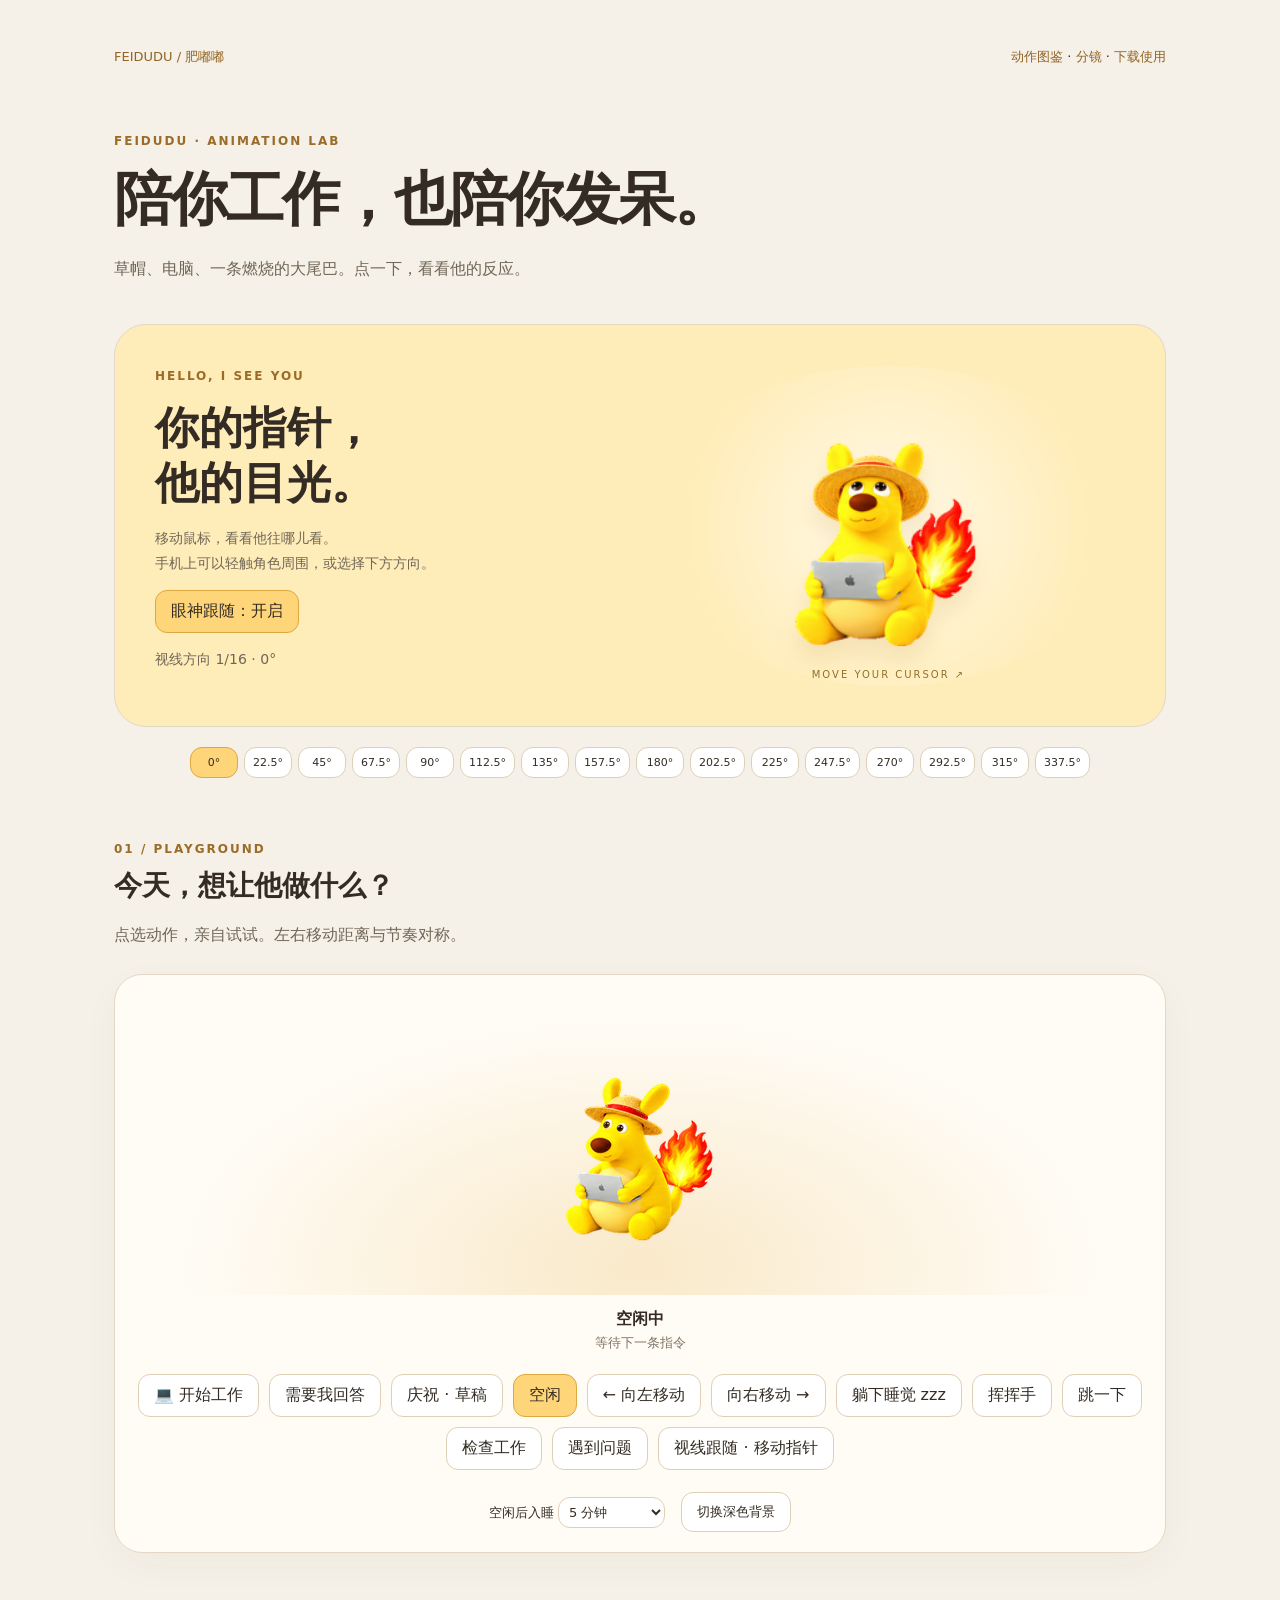
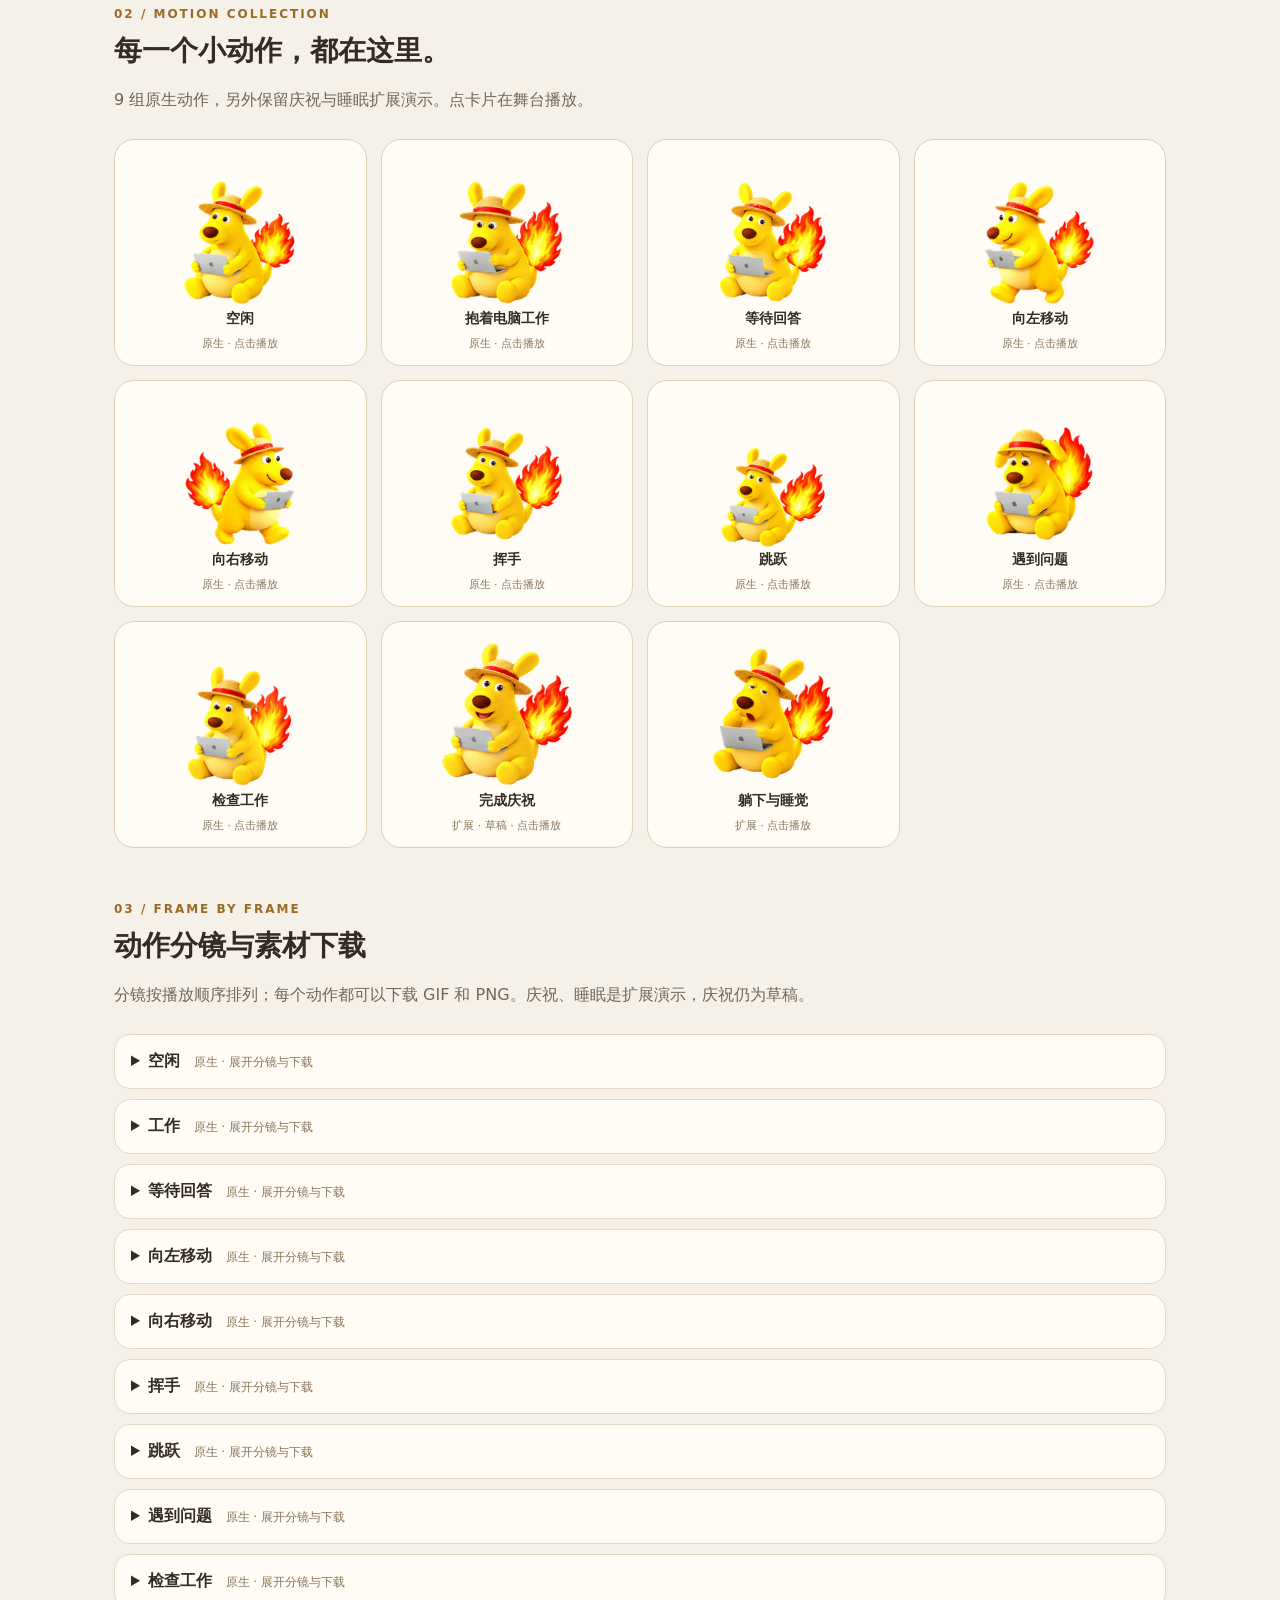
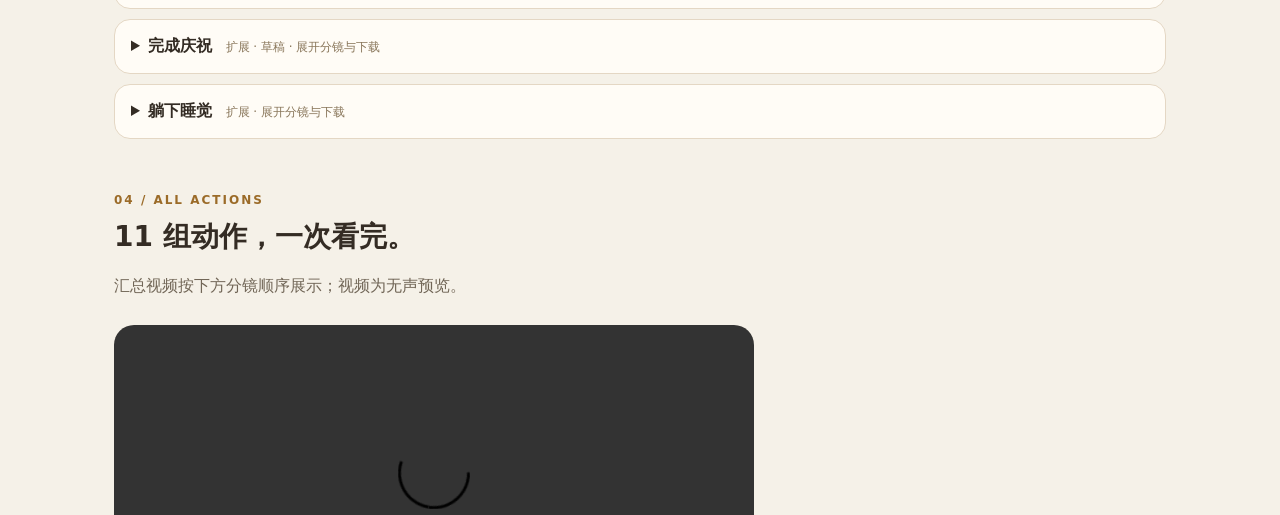
<file: index.html>
<!doctype html><html lang="zh-CN"><head><meta charset="utf-8"><meta name="viewport" content="width=device-width,initial-scale=1"><meta http-equiv="refresh" content="0; url=docs/index.html"><title>肥嘟嘟 · 展示页</title></head><body><p><a href="docs/index.html">打开肥嘟嘟展示页 / Open the showcase</a></p></body></html>
</file>
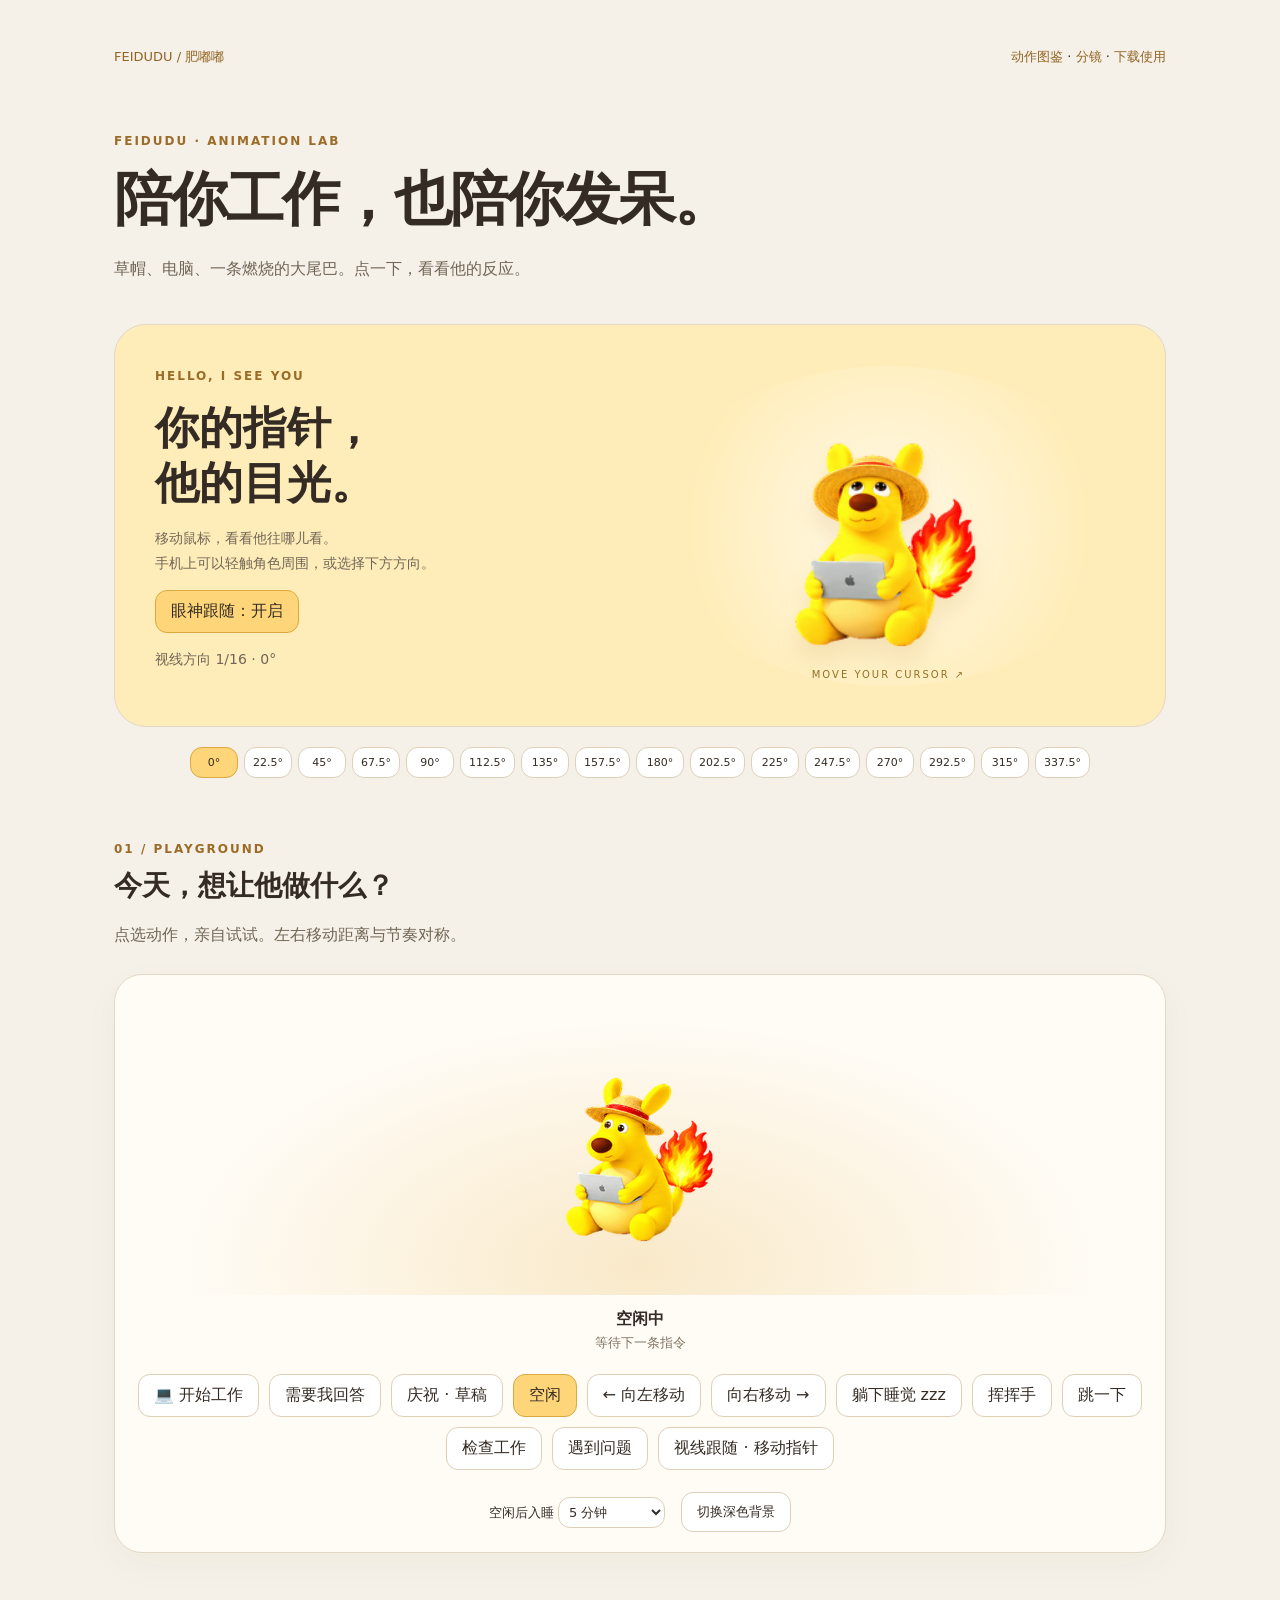
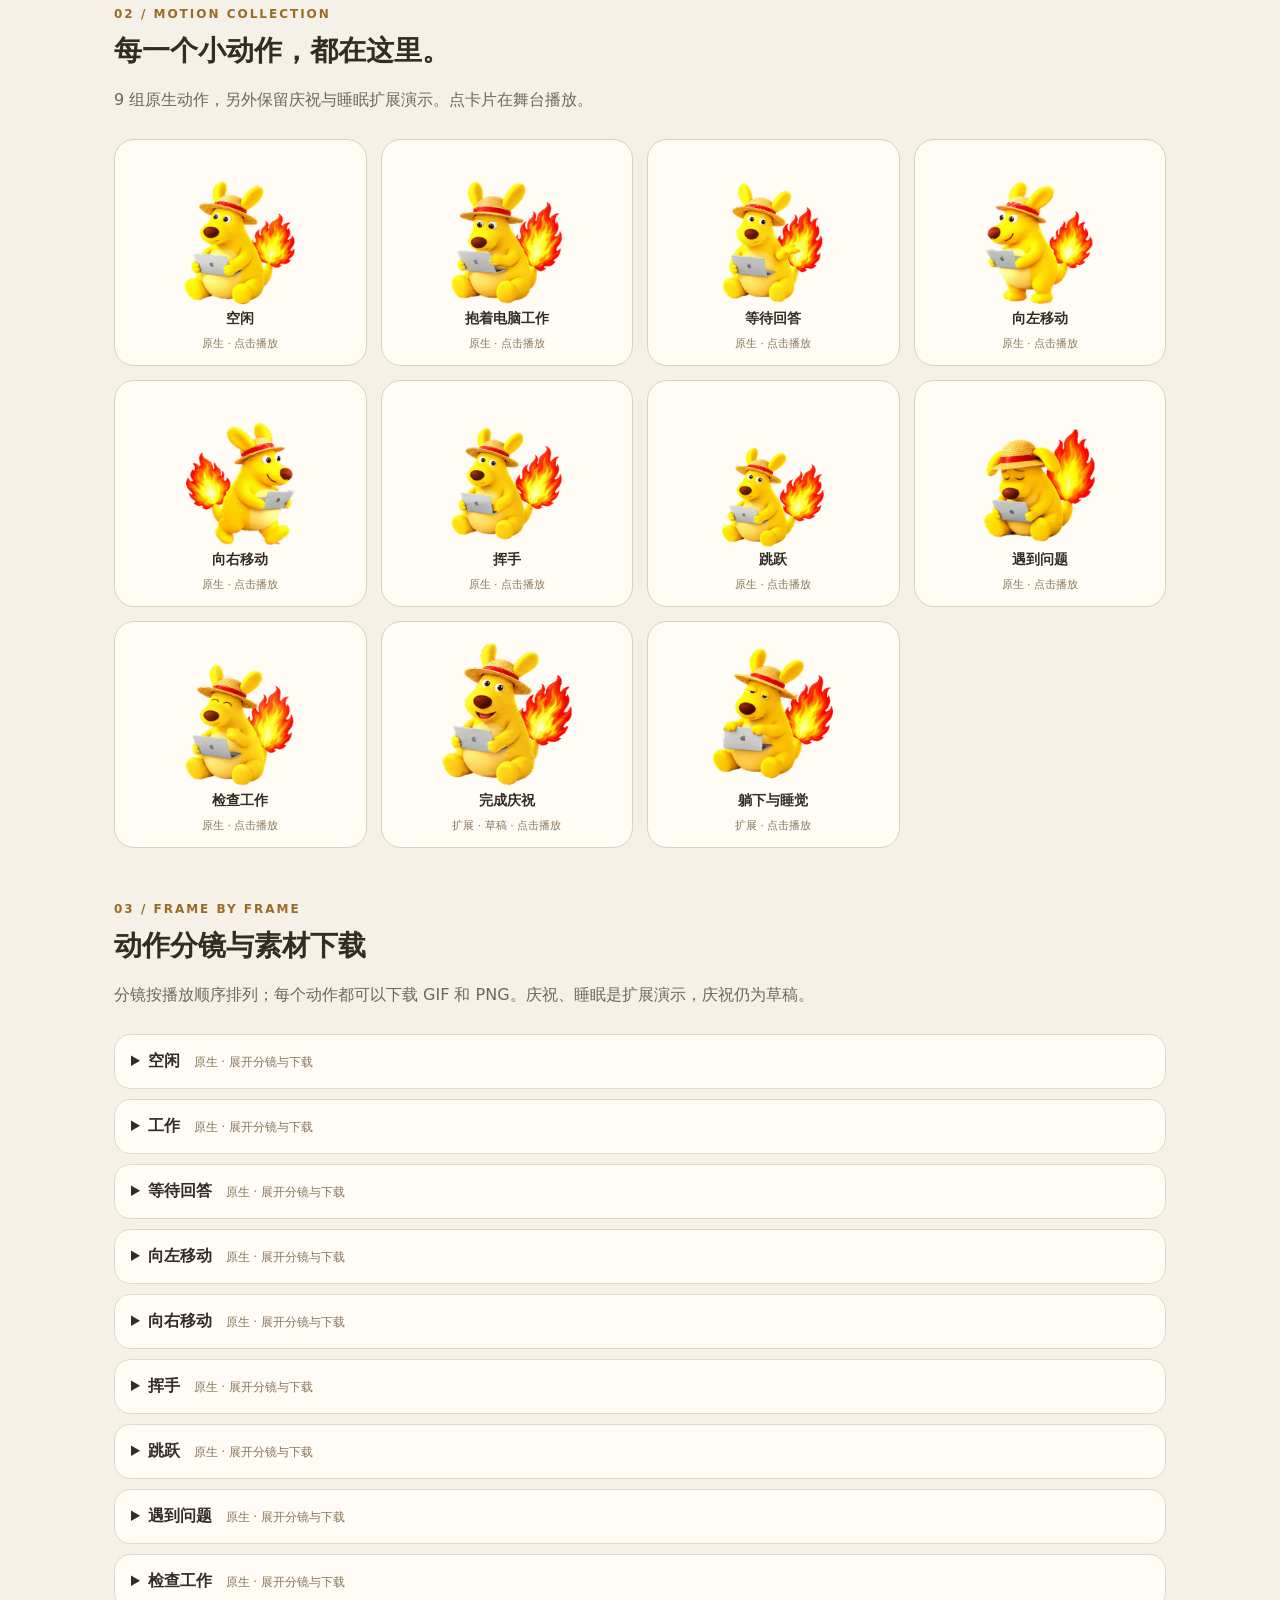
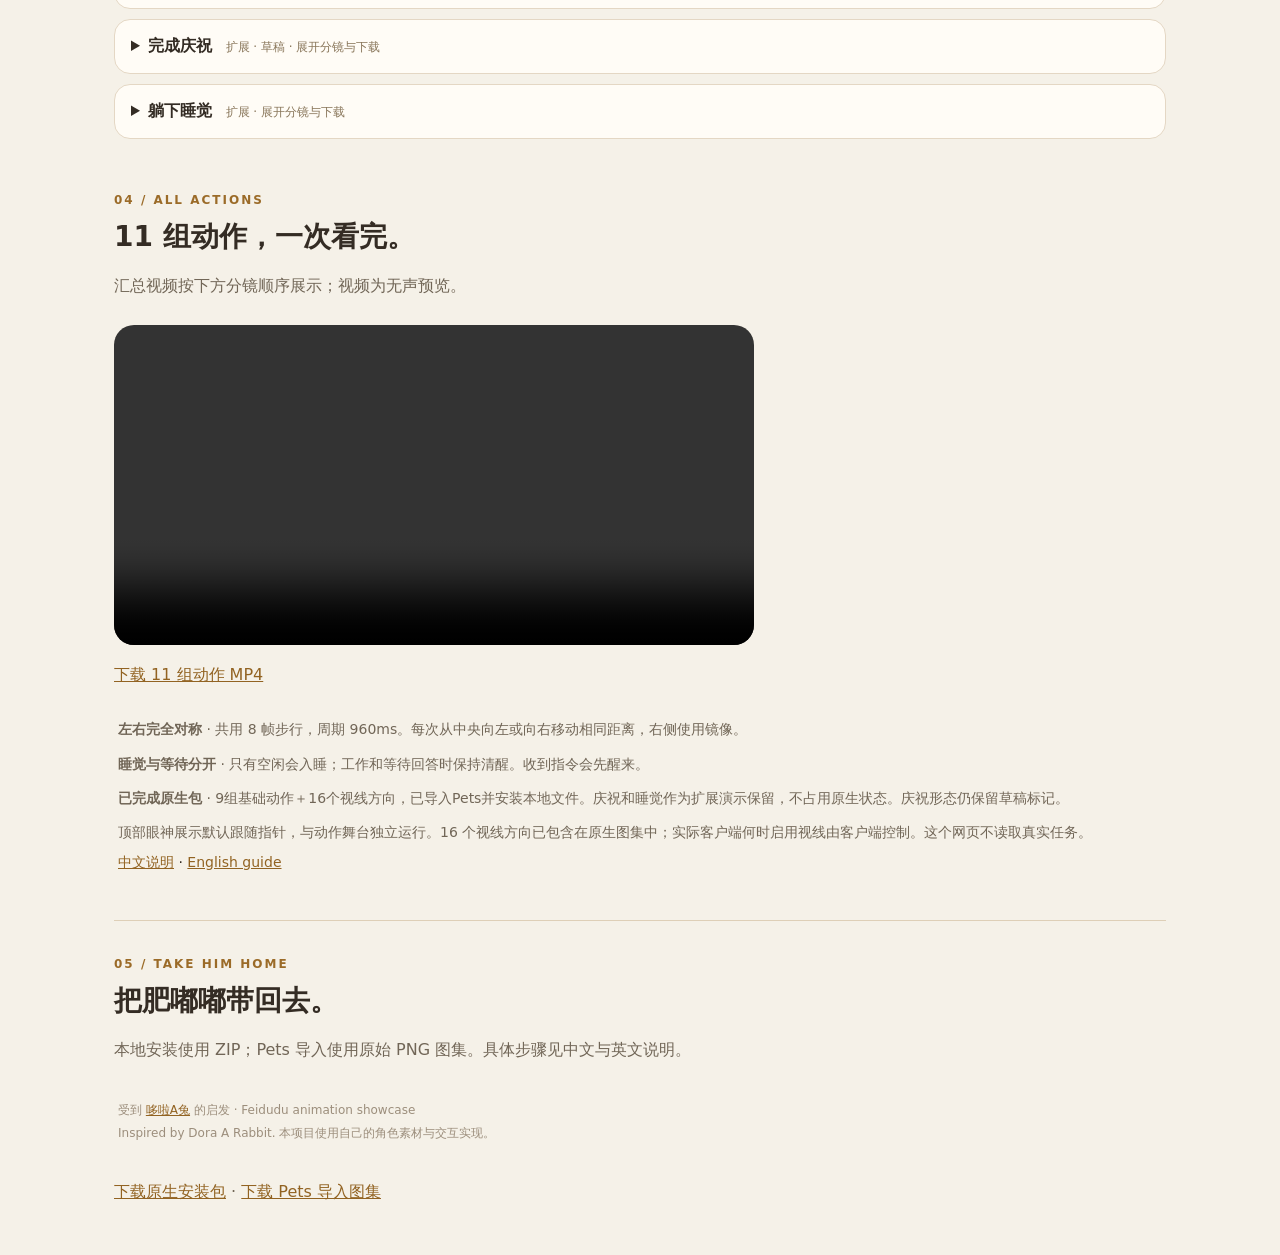
<file: docs/index.html>
<!doctype html>
<html lang="zh-CN">
<meta charset="utf-8"><meta name="description" content="草帽火尾肥嘟嘟：9组宠物动作、16方向眼神跟随、庆祝与睡眠互动预览和安装素材。"><meta name="viewport" content="width=device-width,initial-scale=1">
<title>肥嘟嘟 · 草帽火尾袋鼠</title>
<link rel="stylesheet" href="style.css">
<main>
<nav><a href="#">FEIDUDU / 肥嘟嘟</a><span><a href="#motions">动作图鉴</a> · <a href="#storyboards">分镜</a> · <a href="#download">下载使用</a></span></nav>
<header><span class="eyebrow">FEIDUDU · ANIMATION LAB</span><h1>陪你工作，也陪你发呆。</h1><p>草帽、电脑、一条燃烧的大尾巴。点一下，看看他的反应。</p></header>
<section class="hero-gaze" aria-label="实时视线展示">
<div><span class="eyebrow">HELLO, I SEE YOU</span><h2>你的指针，<br>他的目光。</h2><p>移动鼠标，看看他往哪儿看。<br>手机上可以轻触角色周围，或选择下方方向。</p><button id="gaze-toggle" aria-pressed="true">眼神跟随：开启</button><p id="gaze-status" aria-live="polite">16 个方向 · 已就绪</p></div>
<div id="gaze-stage"><img id="gaze-pet" src="../assets/look-00.png" width="192" height="208" alt="会跟随指针看向不同方向的肥嘟嘟"><span class="orbit-note">MOVE YOUR CURSOR ↗</span></div>
</section>
<div id="directions" class="directions" aria-label="选择视线方向"></div>
<section id="motions"><div class="section-title"><span class="eyebrow">01 / PLAYGROUND</span><h2>今天，想让他做什么？</h2><p>点选动作，亲自试试。左右移动距离与节奏对称。</p></div>
<section class="card">
<div id="stage" class="stage"><div id="traveler"><img id="pet" src="../assets/idle.webp?edges=2" width="192" height="208" alt="草帽火尾袋鼠"></div></div>
<div class="caption"><strong id="state" aria-live="polite">空闲中</strong><span id="detail">等待下一条指令</span></div>
<div class="controls" aria-label="切换动作">
<button data-state="work">💻 开始工作</button><button data-state="waiting">需要我回答</button>
<button data-state="complete">庆祝 · 草稿</button><button data-state="idle">空闲</button>
<button data-state="left">← 向左移动</button><button data-state="right">向右移动 →</button>
<button data-state="sleep">躺下睡觉 zzz</button>
<button data-state="waving">挥挥手</button><button data-state="jumping">跳一下</button><button data-state="review">检查工作</button>
<button data-state="failed">遇到问题</button>
<button data-state="look">视线跟随 · 移动指针</button>
</div>
<div class="settings"><label>空闲后入睡 <select id="delay"><option value="300000">5 分钟</option><option value="60000">1 分钟</option><option value="10000">10 秒 · 测试</option></select></label><button id="background">切换深色背景</button></div>
</section>
</section><section class="section-title"><span class="eyebrow">02 / MOTION COLLECTION</span><h2>每一个小动作，都在这里。</h2><p>9 组原生动作，另外保留庆祝与睡眠扩展演示。点卡片在舞台播放。</p></section><div id="gallery" class="gallery"></div>
<section id="storyboards" class="storyboards"><div class="section-title"><span class="eyebrow">03 / FRAME BY FRAME</span><h2>动作分镜与素材下载</h2><p>分镜按播放顺序排列；每个动作都可以下载 GIF 和 PNG。庆祝、睡眠是扩展演示，庆祝仍为草稿。</p></div>
<details><summary>空闲 <span>原生 · 展开分镜与下载</span></summary><img src="../assets/storyboards/idle.png" alt="空闲动作分镜" loading="lazy"><p><a href="../assets/idle.gif" download>下载 GIF</a> · <a href="../assets/storyboards/idle.png" download>下载分镜 PNG</a></p></details>
<details><summary>工作 <span>原生 · 展开分镜与下载</span></summary><img src="../assets/storyboards/work.png" alt="工作动作分镜" loading="lazy"><p><a href="../assets/work.gif" download>下载 GIF</a> · <a href="../assets/storyboards/work.png" download>下载分镜 PNG</a></p></details>
<details><summary>等待回答 <span>原生 · 展开分镜与下载</span></summary><img src="../assets/storyboards/waiting.png" alt="等待回答动作分镜" loading="lazy"><p><a href="../assets/waiting.gif" download>下载 GIF</a> · <a href="../assets/storyboards/waiting.png" download>下载分镜 PNG</a></p></details>
<details><summary>向左移动 <span>原生 · 展开分镜与下载</span></summary><img src="../assets/storyboards/walk-left.png" alt="向左移动动作分镜" loading="lazy"><p><a href="../assets/walk-left.gif" download>下载 GIF</a> · <a href="../assets/storyboards/walk-left.png" download>下载分镜 PNG</a></p></details>
<details><summary>向右移动 <span>原生 · 展开分镜与下载</span></summary><img src="../assets/storyboards/walk-right.png" alt="向右移动动作分镜" loading="lazy"><p><a href="../assets/walk-right.gif" download>下载 GIF</a> · <a href="../assets/storyboards/walk-right.png" download>下载分镜 PNG</a></p></details>
<details><summary>挥手 <span>原生 · 展开分镜与下载</span></summary><img src="../assets/storyboards/waving.png" alt="挥手动作分镜" loading="lazy"><p><a href="../assets/waving.gif" download>下载 GIF</a> · <a href="../assets/storyboards/waving.png" download>下载分镜 PNG</a></p></details>
<details><summary>跳跃 <span>原生 · 展开分镜与下载</span></summary><img src="../assets/storyboards/jumping.png" alt="跳跃动作分镜" loading="lazy"><p><a href="../assets/jumping.gif" download>下载 GIF</a> · <a href="../assets/storyboards/jumping.png" download>下载分镜 PNG</a></p></details>
<details><summary>遇到问题 <span>原生 · 展开分镜与下载</span></summary><img src="../assets/storyboards/failed.png" alt="遇到问题动作分镜" loading="lazy"><p><a href="../assets/failed.gif" download>下载 GIF</a> · <a href="../assets/storyboards/failed.png" download>下载分镜 PNG</a></p></details>
<details><summary>检查工作 <span>原生 · 展开分镜与下载</span></summary><img src="../assets/storyboards/review.png" alt="检查工作动作分镜" loading="lazy"><p><a href="../assets/review.gif" download>下载 GIF</a> · <a href="../assets/storyboards/review.png" download>下载分镜 PNG</a></p></details>
<details><summary>完成庆祝 <span>扩展 · 草稿 · 展开分镜与下载</span></summary><img src="../assets/storyboards/celebrate-draft.png" alt="完成庆祝动作分镜" loading="lazy"><p><a href="../assets/celebrate-draft.gif" download>下载 GIF</a> · <a href="../assets/storyboards/celebrate-draft.png" download>下载分镜 PNG</a></p></details>
<details><summary>躺下睡觉 <span>扩展 · 展开分镜与下载</span></summary><img src="../assets/storyboards/sleep-preview.png" alt="躺下睡觉动作分镜" loading="lazy"><p><a href="../assets/sleep-preview.gif" download>下载 GIF</a> · <a href="../assets/storyboards/sleep-preview.png" download>下载分镜 PNG</a></p></details>
</section><section class="video-section"><div class="section-title"><span class="eyebrow">04 / ALL ACTIONS</span><h2>11 组动作，一次看完。</h2><p>汇总视频按下方分镜顺序展示；视频为无声预览。</p></div><video controls preload="metadata" playsinline width="640" height="500"><source src="../assets/media/all-11-actions.mp4" type="video/mp4">你的浏览器不支持视频播放。</video><p><a href="../assets/media/all-11-actions.mp4" download>下载 11 组动作 MP4</a></p></section>
<section class="notes"><p><b>左右完全对称</b> · 共用 8 帧步行，周期 960ms。每次从中央向左或向右移动相同距离，右侧使用镜像。</p><p><b>睡觉与等待分开</b> · 只有空闲会入睡；工作和等待回答时保持清醒。收到指令会先醒来。</p><p><b>已完成原生包</b> · 9组基础动作＋16个视线方向，已导入Pets并安装本地文件。庆祝和睡觉作为扩展演示保留，不占用原生状态。庆祝形态仍保留草稿标记。</p><p>顶部眼神展示默认跟随指针，与动作舞台独立运行。16 个视线方向已包含在原生图集中；实际客户端何时启用视线由客户端控制。这个网页不读取真实任务。</p><a href="guide.zh.md">中文说明</a> · <a href="guide.en.md">English guide</a></section>
<section id="download" class="download"><span class="eyebrow">05 / TAKE HIM HOME</span><h2>把肥嘟嘟带回去。</h2><p>本地安装使用 ZIP；Pets 导入使用原始 PNG 图集。具体步骤见中文与英文说明。</p></section><footer>受到 <a href="https://github.com/mylea1/star-rabbit-pet" target="_blank" rel="noopener noreferrer">哆啦A兔</a> 的启发 · Feidudu animation showcase<br>Inspired by Dora A Rabbit. 本项目使用自己的角色素材与交互实现。</footer>
<p><a href="downloads/feidudu-strawhat-mac.zip" download>下载原生安装包</a> · <a href="downloads/spritesheet.png" download>下载 Pets 导入图集</a></p>
</main><script src="app.js"></script>
</html>
</file>
<file: docs/style.css>
:root{font-family:system-ui,-apple-system,sans-serif;color:#342c24;background:#f5f1e8;font-size:16px}*{box-sizing:border-box}body{margin:0}main{max-width:880px;margin:48px auto;padding:0 24px}header{margin-bottom:26px}.eyebrow{color:#9b6b28;font-size:12px;letter-spacing:2px;font-weight:700}h1{font-size:clamp(26px,5vw,38px);margin:12px 0}p{line-height:1.8;color:#716657}.card{padding:20px;border:1px solid #e4d7c4;background:#fffcf6;border-radius:28px;box-shadow:0 12px 38px #51320b09}.stage{height:300px;display:grid;place-items:center;overflow:hidden;border-radius:18px;background:radial-gradient(ellipse at 50% 90%,#f9e9c9,transparent 65%)}.stage.dark{background:#252932}#traveler{width:192px;height:208px}#pet{display:block;width:192px;height:208px;transform:scaleX(1)}#pet.right{transform:scaleX(-1)}.caption{text-align:center;display:flex;flex-direction:column;gap:4px;margin:14px 0 22px}.caption span{font-size:13px;color:#817464}.controls{display:flex;justify-content:center;flex-wrap:wrap;gap:10px}button,select{font:inherit;border:1px solid #decfb7;border-radius:12px;background:white;color:inherit;padding:10px 15px;cursor:pointer}button:hover{background:#fff0c8}button[aria-pressed=true]{background:#ffd579;border-color:#dca840}button:focus-visible,select:focus-visible{outline:3px solid #bd7c20;outline-offset:3px}.settings{display:flex;justify-content:center;align-items:center;flex-wrap:wrap;gap:16px;margin-top:22px;font-size:13px}.settings select{font-size:13px;padding:6px}.notes{font-size:14px;margin:28px 4px}.notes p{margin:9px 0}a{color:#926322}footer{font-size:12px;color:#9c8e7c;margin:34px 4px}@media(max-width:480px){main{padding:0 12px;margin:28px auto}.card{padding:12px}.stage{height:260px}button{font-size:14px;padding:9px 11px}}

/* Interactive showcase */
html{scroll-behavior:smooth}main{max-width:1100px}nav{display:flex;justify-content:space-between;gap:16px;margin-bottom:64px;font-size:13px}nav a{text-decoration:none}header h1{font-size:clamp(32px,5vw,58px);letter-spacing:-2px}header{margin-bottom:40px}.hero-gaze{display:grid;grid-template-columns:1fr 1fr;align-items:center;gap:24px;padding:40px;border:1px solid #e4d7c4;border-radius:32px;background:#ffedb9}.hero-gaze h2{font-size:clamp(28px,4vw,44px);line-height:1.25;margin:16px 0}.hero-gaze p{font-size:14px}#gaze-stage{position:relative;display:grid;place-items:center;min-height:320px;border-radius:50%;background:radial-gradient(circle,#fff9e8 0%,#fff9e800 70%)}#gaze-pet{width:240px;height:260px;object-fit:contain;filter:drop-shadow(0 16px 10px #b8831420)}.orbit-note{position:absolute;bottom:6px;font-size:10px;letter-spacing:2px;color:#937027}.directions{display:flex;flex-wrap:wrap;justify-content:center;gap:6px;margin:20px 0 60px}.directions button{font-size:11px;padding:8px;min-width:48px}.section-title{margin:50px 0 24px}.section-title h2,.download h2{font-size:28px;margin:10px 0}.gallery{display:grid;grid-template-columns:repeat(4,1fr);gap:14px}.motion-card{display:flex;flex-direction:column;align-items:center;padding:14px 8px;background:#fffcf6;border-radius:20px;min-width:0}.motion-card img{width:144px;height:156px;object-fit:contain;max-width:100%}.motion-card strong{font-size:14px}.motion-card small{margin-top:8px;font-size:11px;color:#89765a}.download{border-top:1px solid #decfb7;padding-top:32px;margin-top:48px}footer{line-height:1.9}button,a,select{-webkit-tap-highlight-color:transparent}@media(max-width:650px){nav{margin-bottom:32px}.hero-gaze{grid-template-columns:1fr;padding:24px;gap:0}.hero-gaze h2 br{display:none}#gaze-stage{min-height:280px}.gallery{grid-template-columns:repeat(2,1fr)}.section-title h2{font-size:24px}}@media(prefers-reduced-motion:reduce){html{scroll-behavior:auto}}

.storyboards details{background:#fffcf6;border:1px solid #e4d7c4;border-radius:16px;margin:10px 0;padding:16px}.storyboards summary{cursor:pointer;font-weight:700}.storyboards summary span{font-size:12px;color:#89765a;font-weight:400;margin-left:8px}.storyboards img{display:block;max-width:100%;height:auto;margin-top:14px}.storyboards p{margin-bottom:0}.video-section video{display:block;width:min(100%,640px);height:auto;border-radius:20px;background:#fff8e9}
</file>
